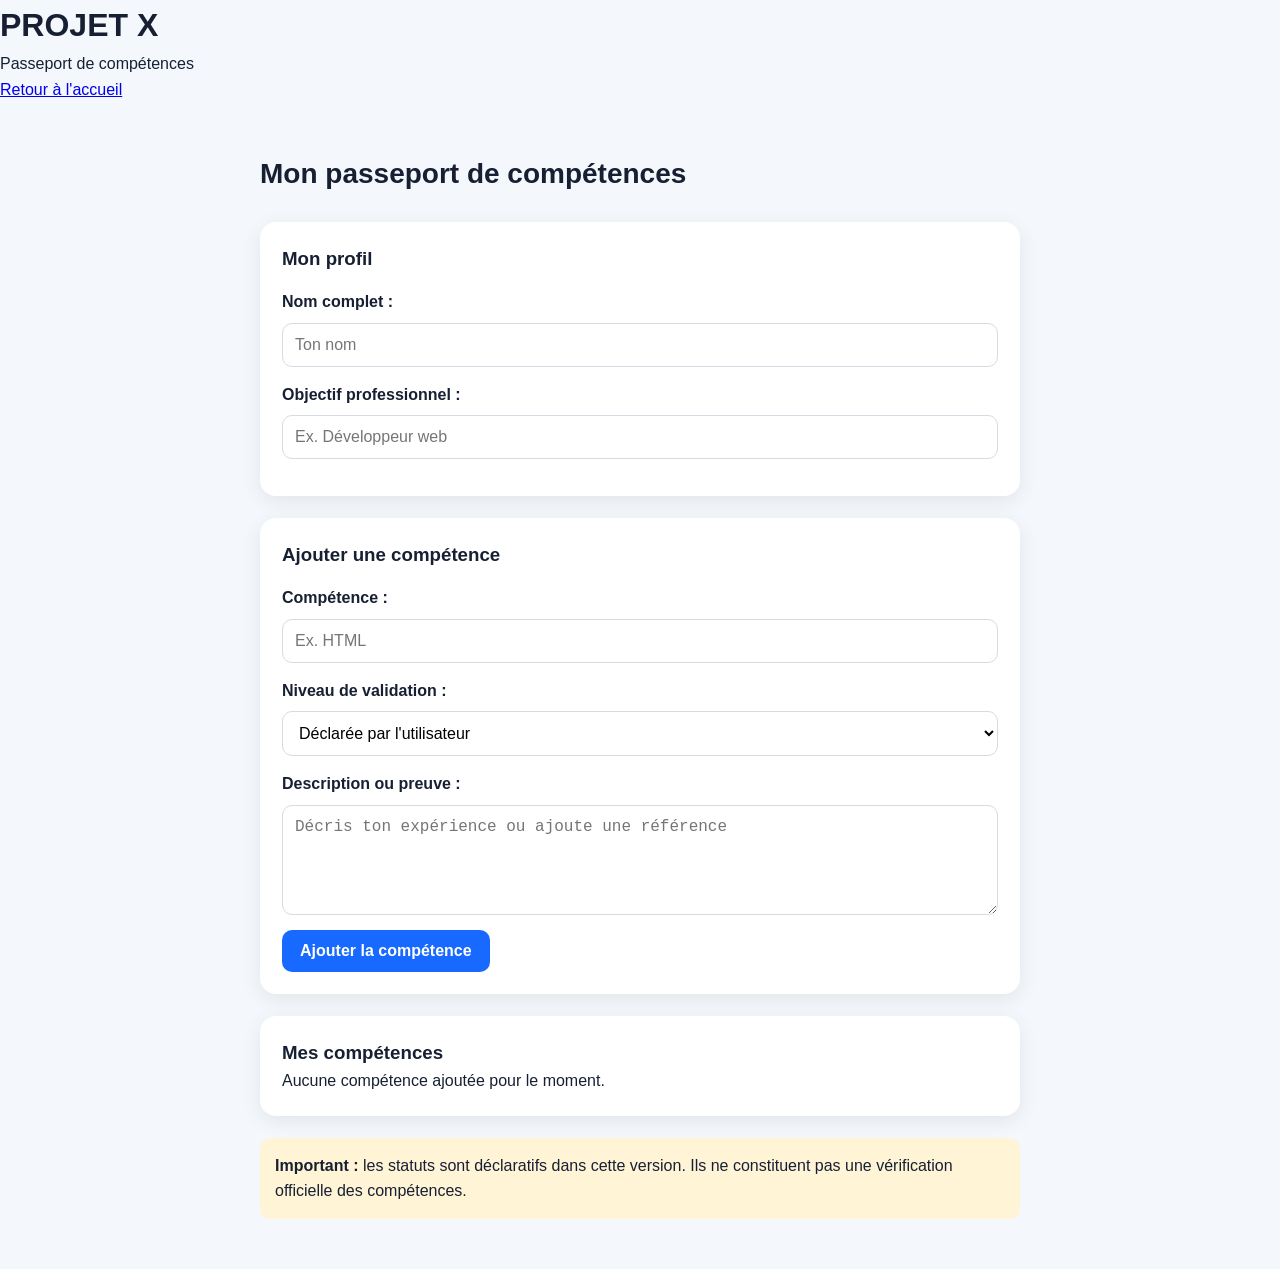
<file: Passeport.html>
<!DOCTYPE html>
<html lang="fr">
<head>
    <meta charset="UTF-8">
    <meta name="viewport" content="width=device-width, initial-scale=1.0">
    <title>PROJET X - Passeport de compétences</title>
    <link rel="stylesheet" href="style.css">
</head>
<body>

    <header>
        <h1>PROJET X</h1>
        <p>Passeport de compétences</p>
        <a href="index.html">Retour à l'accueil</a>
    </header>

    <main class="passeport-container">
        <h2>Mon passeport de compétences</h2>

        <section class="card">
            <h3>Mon profil</h3>

            <label for="nom">Nom complet :</label>
            <input type="text" id="nom" placeholder="Ton nom">

            <label for="objectif">Objectif professionnel :</label>
            <input type="text" id="objectif" placeholder="Ex. Développeur web">
        </section>

        <section class="card">
            <h3>Ajouter une compétence</h3>

            <label for="competence">Compétence :</label>
            <input type="text" id="competence" placeholder="Ex. HTML">

            <label for="statut">Niveau de validation :</label>
            <select id="statut">
                <option value="declaree">Déclarée par l'utilisateur</option>
                <option value="evaluee">Évaluée</option>
                <option value="confirmee">Confirmée par un organisme</option>
            </select>

            <label for="preuve">Description ou preuve :</label>
            <textarea id="preuve" placeholder="Décris ton expérience ou ajoute une référence"></textarea>

            <button id="ajouter" type="button">Ajouter la compétence</button>
        </section>

        <section class="card">
            <h3>Mes compétences</h3>
            <div id="resultats"></div>
        </section>

        <p>
            <strong>Important :</strong> les statuts sont déclaratifs dans cette version.
            Ils ne constituent pas une vérification officielle des compétences.
        </p>
    </main>

    <script src="passeport.js"></script>
</body>
</html>
</file>
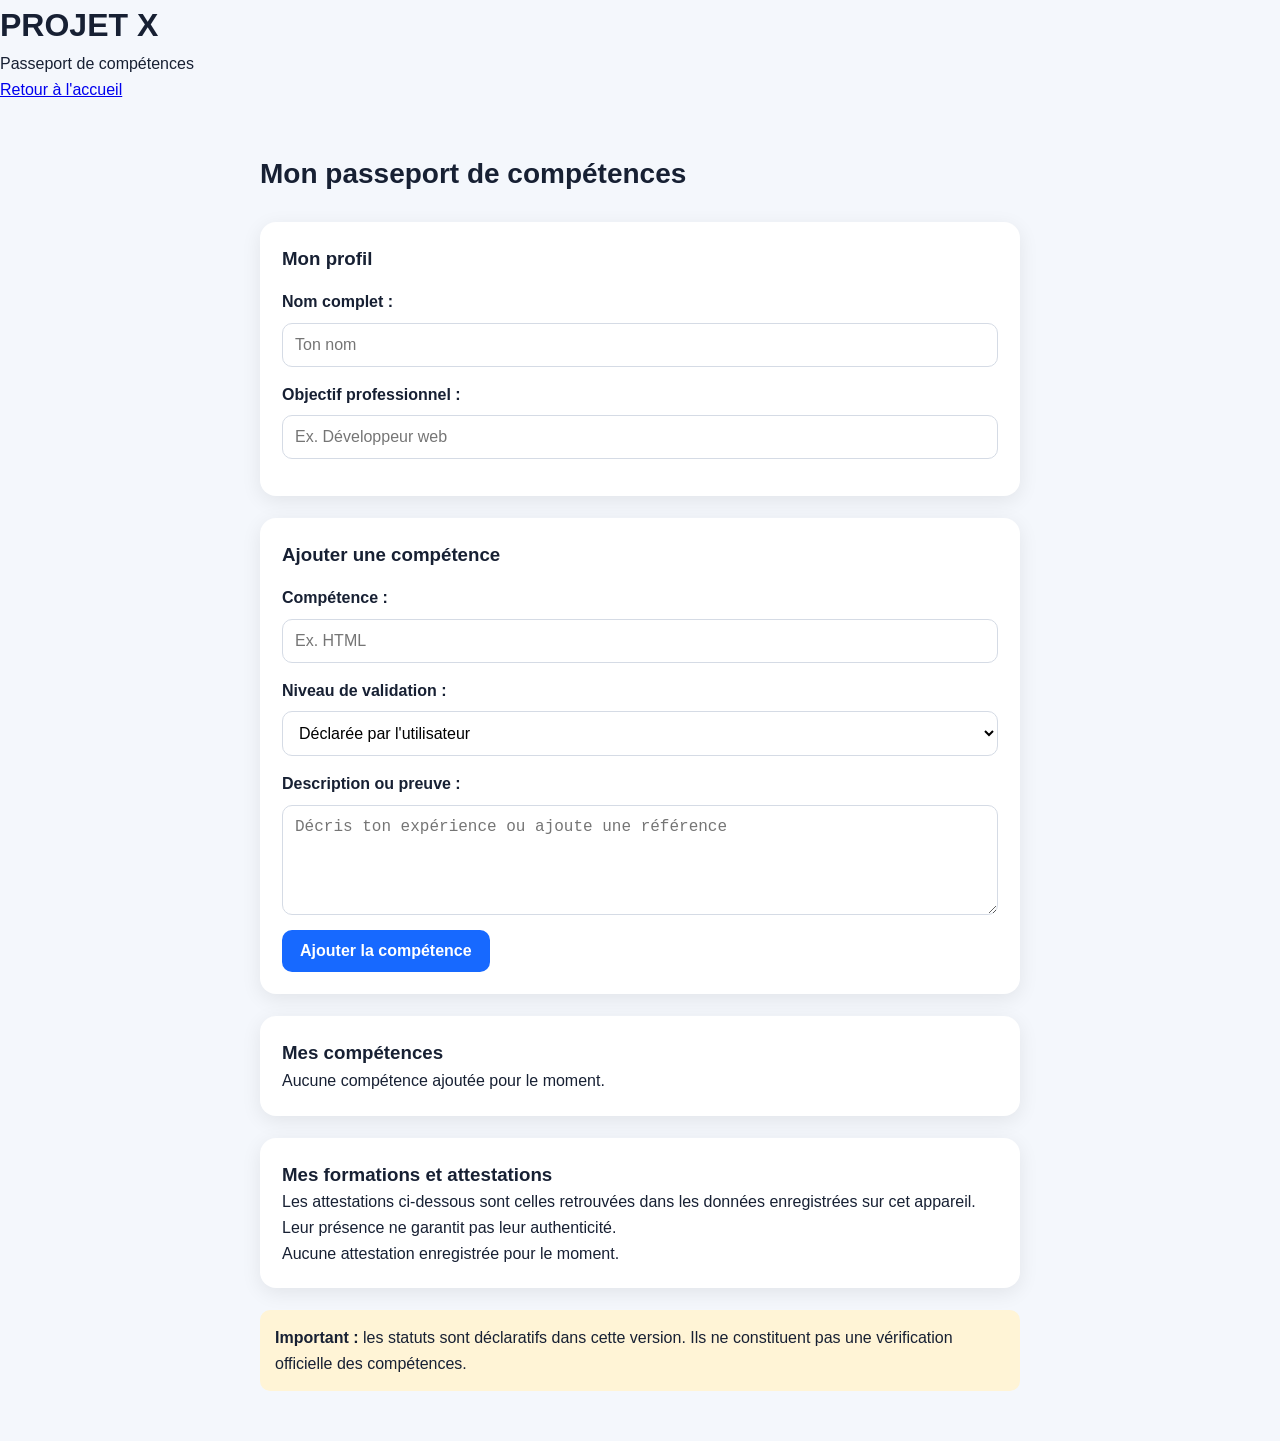
<file: passeport.html>
<!DOCTYPE html>
<html lang="fr">
<head>
    <meta charset="UTF-8">
    <meta name="viewport" content="width=device-width, initial-scale=1.0">
    <title>PROJET X - Passeport de compétences</title>
    <link rel="stylesheet" href="style.css">
</head>
<body>

    <header>
        <h1>PROJET X</h1>
        <p>Passeport de compétences</p>
        <a href="index.html">Retour à l'accueil</a>
    </header>

    <main class="passeport-container">
        <h2>Mon passeport de compétences</h2>

        <section class="card">
            <h3>Mon profil</h3>

            <label for="nom">Nom complet :</label>
            <input type="text" id="nom" placeholder="Ton nom">

            <label for="objectif">Objectif professionnel :</label>
            <input type="text" id="objectif" placeholder="Ex. Développeur web">
        </section>

        <section class="card">
            <h3>Ajouter une compétence</h3>

            <label for="competence">Compétence :</label>
            <input type="text" id="competence" placeholder="Ex. HTML">

            <label for="statut">Niveau de validation :</label>
            <select id="statut">
                <option value="declaree">Déclarée par l'utilisateur</option>
                <option value="evaluee">Évaluée</option>
                <option value="confirmee">Confirmée par un organisme</option>
            </select>

            <label for="preuve">Description ou preuve :</label>
            <textarea id="preuve" placeholder="Décris ton expérience ou ajoute une référence"></textarea>

            <button id="ajouter" type="button">Ajouter la compétence</button>
        </section>

        <section class="card">
            <h3>Mes compétences</h3>
            <div id="resultats"></div>
        </section>
        <section class="card">
    <h3>Mes formations et attestations</h3>

    <p>
        Les attestations ci-dessous sont celles retrouvées
        dans les données enregistrées sur cet appareil.
        Leur présence ne garantit pas leur authenticité.
    </p>

    <div id="mesAttestations">
        <p>Chargement des attestations...</p>
    </div>
</section>

        <p>
            <strong>Important :</strong> les statuts sont déclaratifs dans cette version.
            Ils ne constituent pas une vérification officielle des compétences.
        </p>
    </main>

    <script src="passeport.js"></script>
</body>
</html>
</file>
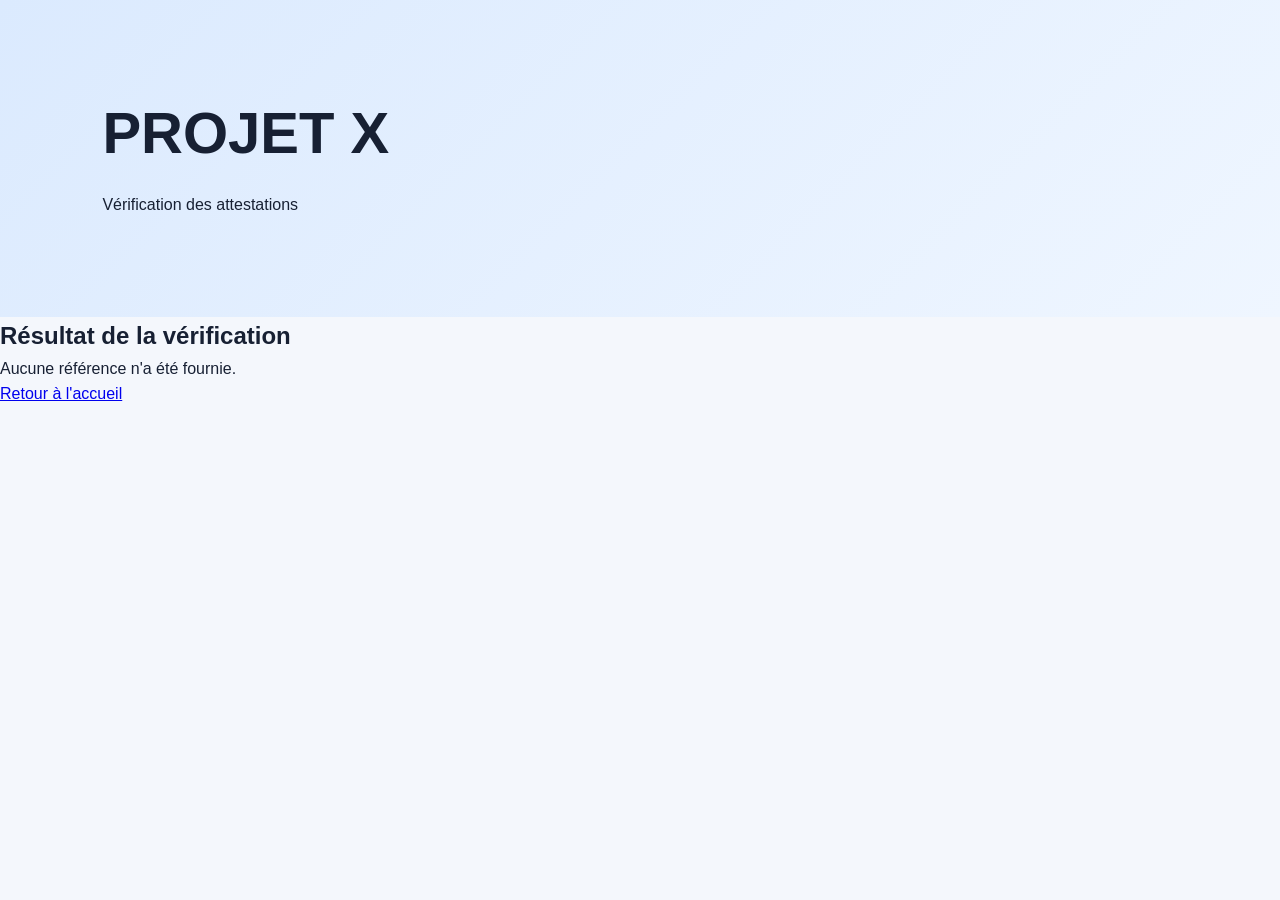
<file: verification.html>
<!DOCTYPE html>
<html lang="fr">
<head>
    <meta charset="UTF-8">
    <meta name="viewport" content="width=device-width, initial-scale=1.0">

    <title>Vérification — PROJET X</title>

    <link rel="stylesheet" href="style.css">
</head>

<body>

    <header class="hero">
        <h1>PROJET X</h1>
        <p>Vérification des attestations</p>
    </header>

    <main class="container">

        <section class="card">

            <h2>Résultat de la vérification</h2>

            <p id="messageVerification">
                Vérification en cours...
            </p>

            <div id="detailsAttestation"></div>

            <a href="index.html">
                Retour à l'accueil
            </a>

        </section>

    </main>

    <script src="verification.js"></script>

</body>
</html>
</file>
<file: style.css>
* {
    margin: 0;
    padding: 0;
    box-sizing: border-box;
}

html {
    scroll-behavior: smooth;
}

body {
    font-family: Arial, sans-serif;
    background: #f4f7fc;
    color: #172033;
    line-height: 1.6;
}

/* BARRE DE NAVIGATION */

.navbar {
    display: flex;
    justify-content: space-between;
    align-items: center;
    padding: 20px 8%;
    background: white;
    border-bottom: 1px solid #e5eaf2;
}

.logo {
    color: #172033;
    font-size: 24px;
    font-weight: bold;
    text-decoration: none;
}

.logo span {
    color: #2563eb;
}

nav {
    display: flex;
    gap: 22px;
}

nav a {
    color: #172033;
    text-decoration: none;
    font-size: 14px;
}

nav a:hover {
    color: #2563eb;
}

/* SECTION D'ACCUEIL */

.hero {
    padding: 100px 8%;
    background: linear-gradient(135deg, #dbeafe, #eff6ff);
}

.hero-content {
    max-width: 750px;
}

.badge {
    color: #2563eb;
    font-size: 12px;
    font-weight: bold;
    letter-spacing: 2px;
    margin-bottom: 20px;
}

.hero h1 {
    font-size: clamp(36px, 5vw, 58px);
    line-height: 1.15;
    margin-bottom: 25px;
}

.hero h1 span {
    color: #2563eb;
}

.description {
    max-width: 600px;
    color: #64748b;
    margin-bottom: 30px;
}

.btn {
    display: inline-block;
    background: #2563eb;
    color: white;
    border: none;
    border-radius: 8px;
    padding: 14px 22px;
    font-size: 15px;
    cursor: pointer;
    text-decoration: none;
    transition: background 0.2s;
}

.btn:hover {
    background: #1d4ed8;
}

.notice {
    margin-top: 20px;
    color: #64748b;
    font-size: 12px;
}

/* ANALYSE DU DOCUMENT */

.analysis,
.about {
    padding: 75px 8%;
    max-width: 1100px;
    margin: auto;
    background: #f4f7fc;
}

.analysis h2,
.about h2 {
    font-size: 30px;
    margin-bottom: 15px;
}

.analysis > p,
.about p {
    color: #64748b;
    margin-bottom: 25px;
}

#documentForm {
    display: flex;
    flex-direction: column;
    align-items: flex-start;
    gap: 20px;
    padding: 35px;
    background: #ffffff;
    border: 1px solid #dbeafe;
    border-radius: 20px;
    box-shadow: 0 15px 40px rgba(37, 99, 235, 0.10);
    max-width: 700px;
    transition: box-shadow 0.3s ease;
}

#documentForm:hover {
    box-shadow: 0 20px 50px rgba(37, 99, 235, 0.16);
}

#document {
    width: 100%;
    padding: 14px;
    border: 1px solid #dbe2ed;
    border-radius: 8px;
    background: #f8fafc;
}

/* RÉSULTATS */

.resultat {
    margin-top: 20px;
    padding: 25px;
    background: white;
    border: 1px solid #e5eaf2;
    border-left: 4px solid #2563eb;
    border-radius: 12px;
    overflow-wrap: anywhere;
}

.resultat h3 {
    margin-bottom: 12px;
}

.resultat p {
    margin-bottom: 8px;
    color: #475569;
}

/* PIED DE PAGE */

footer {
    padding: 25px;
    text-align: center;
    background: #172033;
    color: white;
    font-size: 13px;
}

/* AFFICHAGE SUR TÉLÉPHONE */

@media (max-width: 650px) {
    .navbar {
        flex-direction: column;
        gap: 15px;
    }

    nav {
        justify-content: center;
        flex-wrap: wrap;
        gap: 12px;
    }

    .hero {
        padding: 70px 7%;
    }

    .analysis,
    .about {
        padding: 55px 7%;
    }

    #documentForm {
        padding: 20px;
    }

    .hero h1 {
        font-size: 38px;
    }
}
    /* Résultat du test */

.resultat {
    margin-top: 25px;
    padding: 30px;
    background: #ffffff;
    border: 1px solid #bfdbfe;
    border-left: 5px solid #2563eb;
    border-radius: 16px;
    box-shadow: 0 10px 30px rgba(37, 99, 235, 0.08);
    animation: apparition 0.4s ease;
}

.resultat h3 {
    color: #172033;
    font-size: 22px;
    margin-bottom: 18px;
}

.resultat p {
    color: #475569;
    margin-bottom: 12px;
    overflow-wrap: anywhere;
}

.resultat strong {
    color: #172033;
}

@keyframes apparition {
    from {
        opacity: 0;
        transform: translateY(10px);
    }

    to {
        opacity: 1;
        transform: translateY(0);
    }
}

/* ESPACE ETABLISSEMENT PROJET X */

.espace-etablissement {
    max-width: 800px;
    margin: 60px auto;
    padding: 35px;
    background: #ffffff;
    border: 1px solid #dbeafe;
    border-radius: 20px;
    box-shadow: 0 15px 40px rgba(37, 99, 235, 0.08);
}

.entete-etablissement {
    margin-bottom: 30px;
}

.badge-etablissement {
    color: #2563eb;
    font-size: 12px;
    font-weight: bold;
    letter-spacing: 2px;
}

.entete-etablissement h2 {
    margin-top: 12px;
    margin-bottom: 12px;
    font-size: 30px;
    color: #172033;
}

.entete-etablissement p {
    color: #64748b;
}

#formEtablissement {
    display: flex;
    flex-direction: column;
    gap: 20px;
}

.champ {
    display: flex;
    flex-direction: column;
    gap: 8px;
}

.champ label {
    font-weight: bold;
    color: #172033;
    font-size: 14px;
}

.champ input {
    width: 100%;
    padding: 14px;
    border: 1px solid #dbe2ed;
    border-radius: 8px;
    background: #f8fafc;
    font-size: 15px;
}

.champ input:focus {
    outline: 2px solid #93c5fd;
    border-color: #2563eb;
}

#formEtablissement .btn {
    align-self: flex-start;
}

#messageEtablissement {
    color: #166534;
    font-weight: bold;
    overflow-wrap: anywhere;
}

@media (max-width: 650px) {
    .espace-etablissement {
        margin: 35px 7%;
        padding: 22px;
    }

    .entete-etablissement h2 {
        font-size: 25px;
    }

    #formEtablissement .btn {
        width: 100%;
    }
}
/* ESPACE RECRUTEUR PROJET X */

.espace-recruteur {
    max-width: 800px;
    margin: 60px auto;
    padding: 35px;
    background: #ffffff;
    border: 1px solid #dbeafe;
    border-radius: 20px;
    box-shadow: 0 15px 40px rgba(37, 99, 235, 0.08);
}

.entete-recruteur {
    margin-bottom: 30px;
}

.badge-recruteur {
    color: #2563eb;
    font-size: 12px;
    font-weight: bold;
    letter-spacing: 2px;
}

.entete-recruteur h2 {
    margin-top: 12px;
    margin-bottom: 12px;
    font-size: 30px;
    color: #172033;
}

.entete-recruteur p {
    color: #64748b;
}

#formRecruteur {
    display: flex;
    flex-direction: column;
    gap: 20px;
}

#formRecruteur .champ {
    display: flex;
    flex-direction: column;
    gap: 8px;
}

#rechercheReference {
    width: 100%;
    padding: 14px;
    border: 1px solid #dbe2ed;
    border-radius: 8px;
    background: #f8fafc;
    font-size: 15px;
}

#rechercheReference:focus {
    outline: 2px solid #93c5fd;
    border-color: #2563eb;
}

@media (max-width: 650px) {
    .espace-recruteur {
        margin: 35px 7%;
        padding: 22px;
    }

    .entete-recruteur h2 {
        font-size: 25px;
    }

    #formRecruteur .btn {
        width: 100%;
    }
}
/* TABLEAU DE BORD PROJET X */

.dashboard {
    max-width: 1100px;
    margin: 60px auto;
    padding: 35px;
    background: #ffffff;
    border: 1px solid #e2e8f0;
    border-radius: 20px;
    box-shadow: 0 15px 40px rgba(23, 32, 51, 0.06);
}

.dashboard-header {
    margin-bottom: 30px;
}

.dashboard-badge {
    color: #2563eb;
    font-size: 12px;
    font-weight: bold;
    letter-spacing: 2px;
}

.dashboard-header h2 {
    margin-top: 12px;
    margin-bottom: 10px;
    color: #172033;
    font-size: 30px;
}

.dashboard-header p {
    color: #64748b;
}

.dashboard-stats {
    display: grid;
    grid-template-columns: repeat(2, minmax(0, 1fr));
    gap: 20px;
    margin-bottom: 35px;
}

.stat-card {
    padding: 25px;
    background: #eff6ff;
    border: 1px solid #dbeafe;
    border-radius: 15px;
}

.stat-icon {
    display: block;
    font-size: 28px;
    margin-bottom: 12px;
}

.stat-card p {
    color: #64748b;
    font-size: 14px;
    margin-bottom: 8px;
}

.stat-card strong {
    display: block;
    color: #2563eb;
    font-size: 32px;
}

.dashboard-history-header {
    display: flex;
    align-items: center;
    justify-content: space-between;
    gap: 15px;
    margin-bottom: 20px;
}

.dashboard-history-header h3 {
    color: #172033;
    font-size: 20px;
}

.attestation-card {
    padding: 18px;
    margin-bottom: 12px;
    border: 1px solid #e2e8f0;
    border-radius: 12px;
    background: #ffffff;
}

.attestation-card p {
    margin-bottom: 6px;
    color: #475569;
    overflow-wrap: anywhere;
}

.attestation-card strong {
    color: #172033;
}

.attestation-empty {
    padding: 20px;
    color: #64748b;
    background: #f8fafc;
    border-radius: 12px;
}

#messageDashboard {
    margin-top: 15px;
    color: #b45309;
    font-size: 13px;
}

@media (max-width: 650px) {
    .dashboard {
        margin: 35px 7%;
        padding: 22px;
    }

    .dashboard-stats {
        grid-template-columns: 1fr;
    }

    .dashboard-history-header {
        align-items: flex-start;
        flex-direction: column;
    }

    .dashboard-history-header .btn {
        width: 100%;
    }
}

/* QR CODE PROJET X */

.zone-qr {
    margin-top: 30px;
    padding: 25px;
    background: #eff6ff;
    border: 1px solid #bfdbfe;
    border-radius: 16px;
    text-align: center;
}

.zone-qr h3 {
    margin-bottom: 12px;
    color: #172033;
}

.zone-qr p {
    margin-bottom: 15px;
    color: #475569;
    overflow-wrap: anywhere;
}

#qrCode {
    display: flex;
    justify-content: center;
    align-items: center;
    margin: 20px auto;
    padding: 15px;
    background: #ffffff;
    border-radius: 12px;
    width: fit-content;
    max-width: 100%;
}

#qrCode img,
#qrCode canvas {
    display: block;
    max-width: 100%;
    height: auto;
}

#referenceQR {
    font-weight: bold;
    color: #2563eb;
}

.zone-qr .avertissement-qr {
    font-size: 12px;
    color: #92400e;
}
/* ===== PROJET X : PASSEPORT DE COMPÉTENCES ===== */

.passeport-container {
    width: 100%;
    max-width: 800px;
    margin: 30px auto;
    padding: 20px;
    box-sizing: border-box;
}

.passeport-container h2 {
    font-size: 28px;
    margin-bottom: 25px;
}

.passeport-container .card {
    background: #ffffff;
    padding: 22px;
    margin-bottom: 22px;
    border-radius: 16px;
    box-shadow: 0 5px 20px rgba(0, 0, 0, 0.08);
}

.passeport-container label {
    display: block;
    margin: 15px 0 8px;
    font-weight: 600;
}

.passeport-container input,
.passeport-container select,
.passeport-container textarea {
    display: block;
    width: 100%;
    max-width: 100%;
    padding: 12px;
    margin-bottom: 15px;
    border: 1px solid #d5dbe5;
    border-radius: 10px;
    box-sizing: border-box;
    font-size: 16px;
    background: #ffffff;
}

.passeport-container textarea {
    min-height: 110px;
    resize: vertical;
}

.passeport-container button {
    display: inline-block;
    padding: 12px 18px;
    border: none;
    border-radius: 10px;
    background: #1769ff;
    color: #ffffff;
    font-size: 16px;
    font-weight: 600;
    cursor: pointer;
}

.passeport-container #resultats .card {
    border-left: 5px solid #1769ff;
    overflow-wrap: anywhere;
}

.passeport-container #resultats h3 {
    margin-top: 0;
    color: #1769ff;
}

.passeport-container > p {
    padding: 15px;
    border-radius: 10px;
    background: #fff4d6;
    line-height: 1.6;
}

@media (max-width: 600px) {
    .passeport-container {
        padding: 15px;
        margin: 15px auto;
    }

    .passeport-container h2 {
        font-size: 23px;
    }

    .passeport-container .card {
        padding: 16px;
    }
}
</file>
